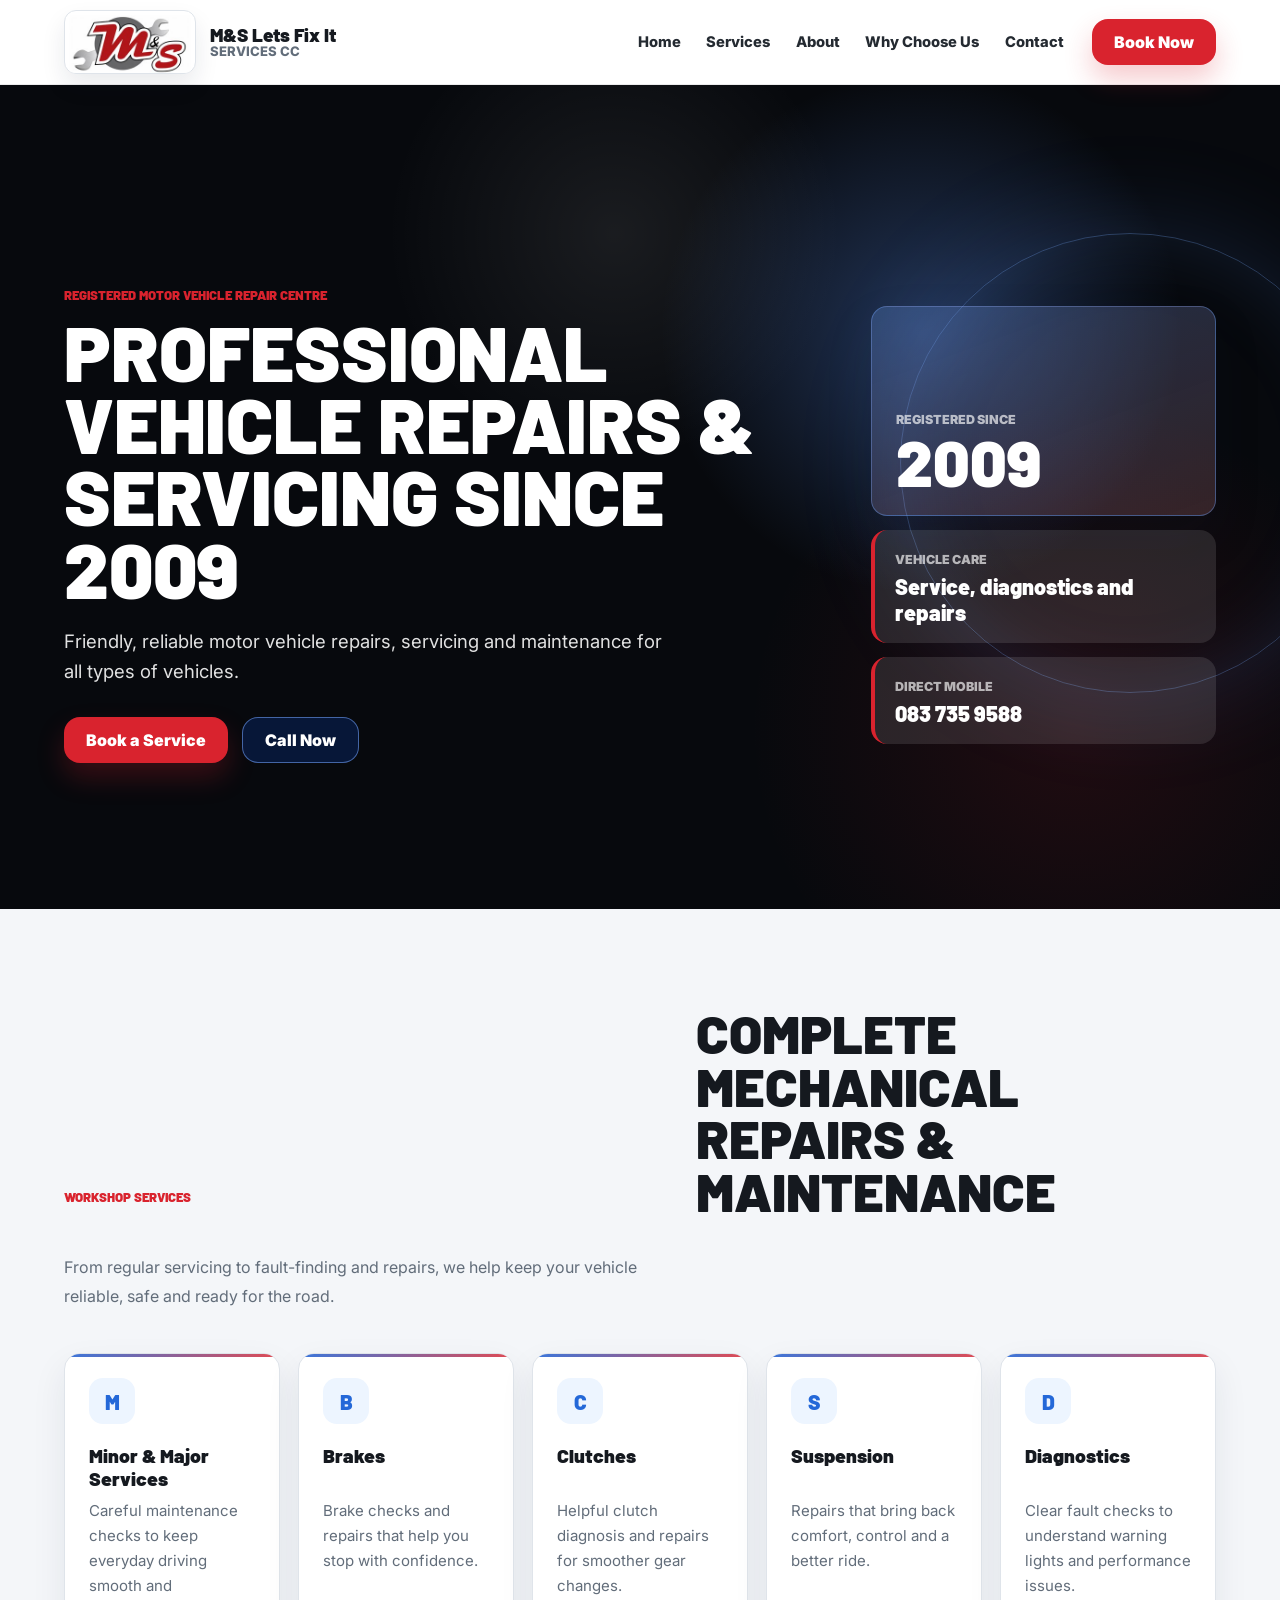
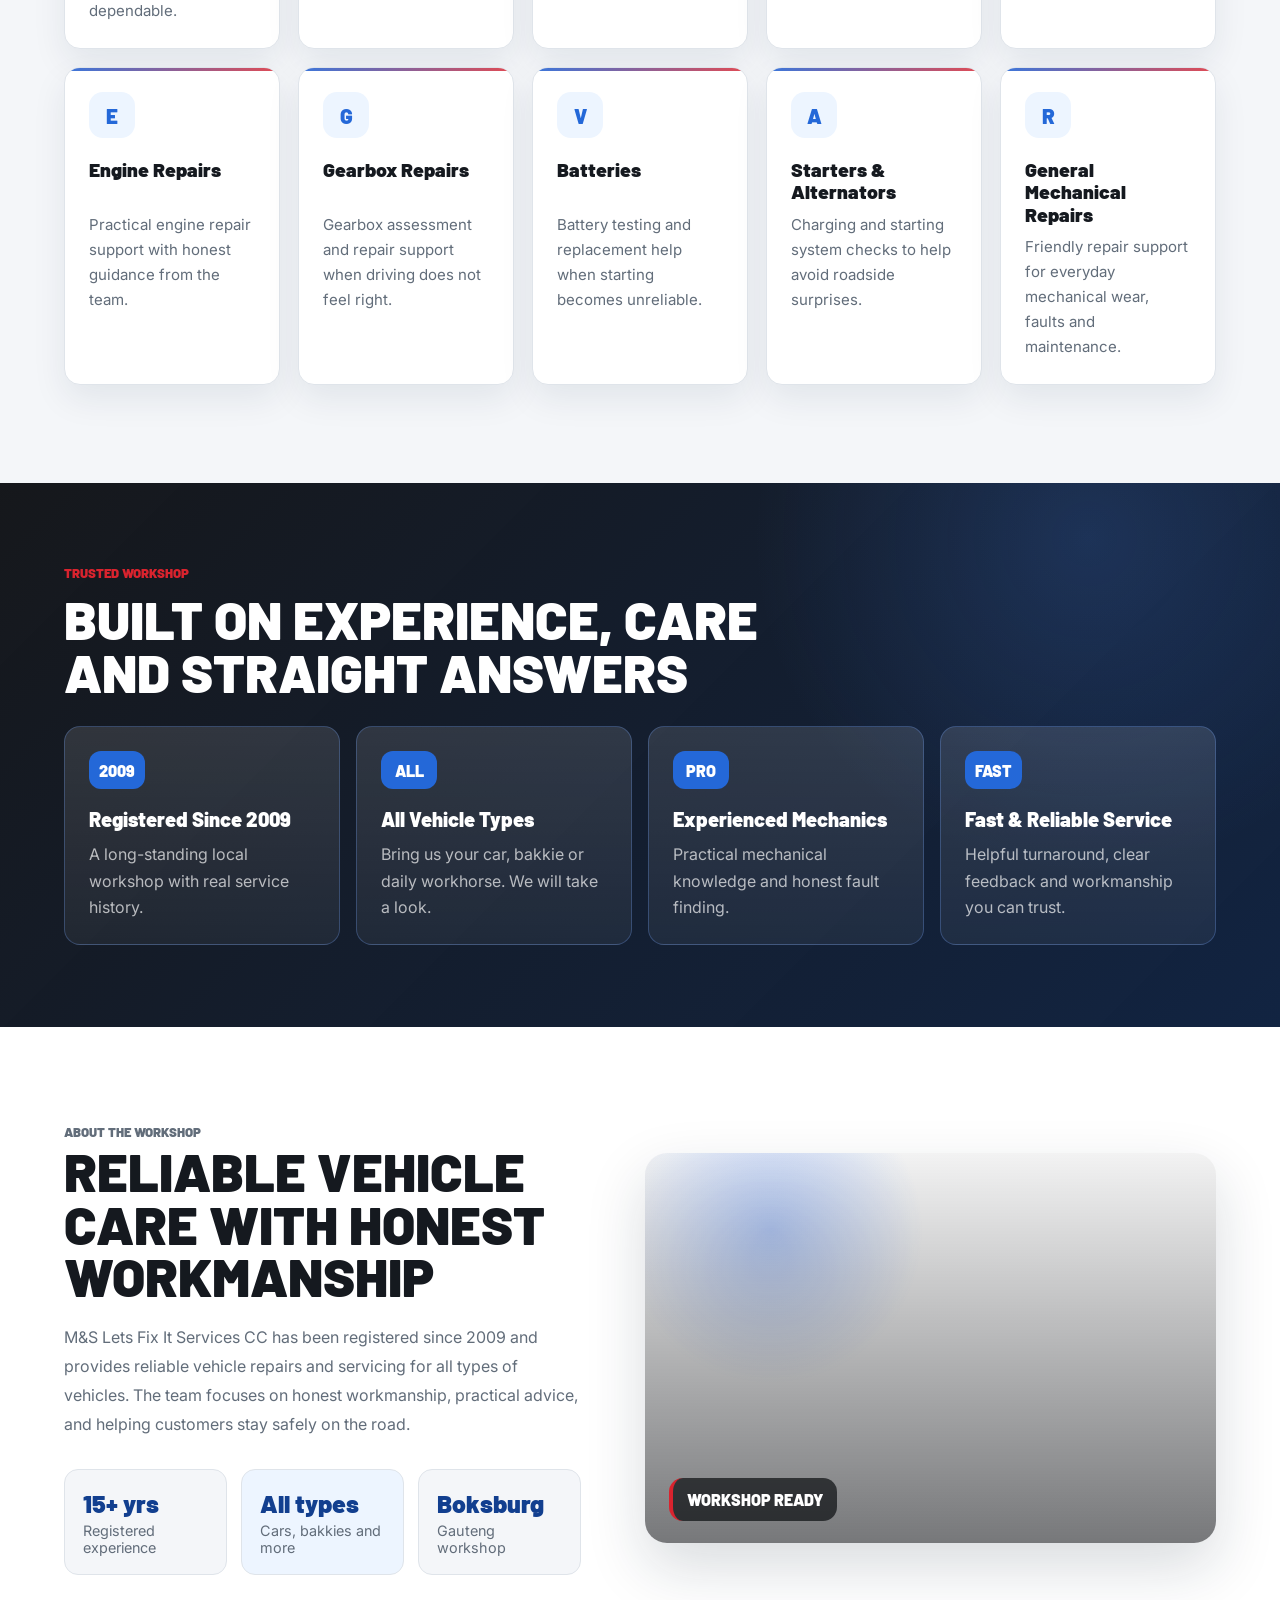
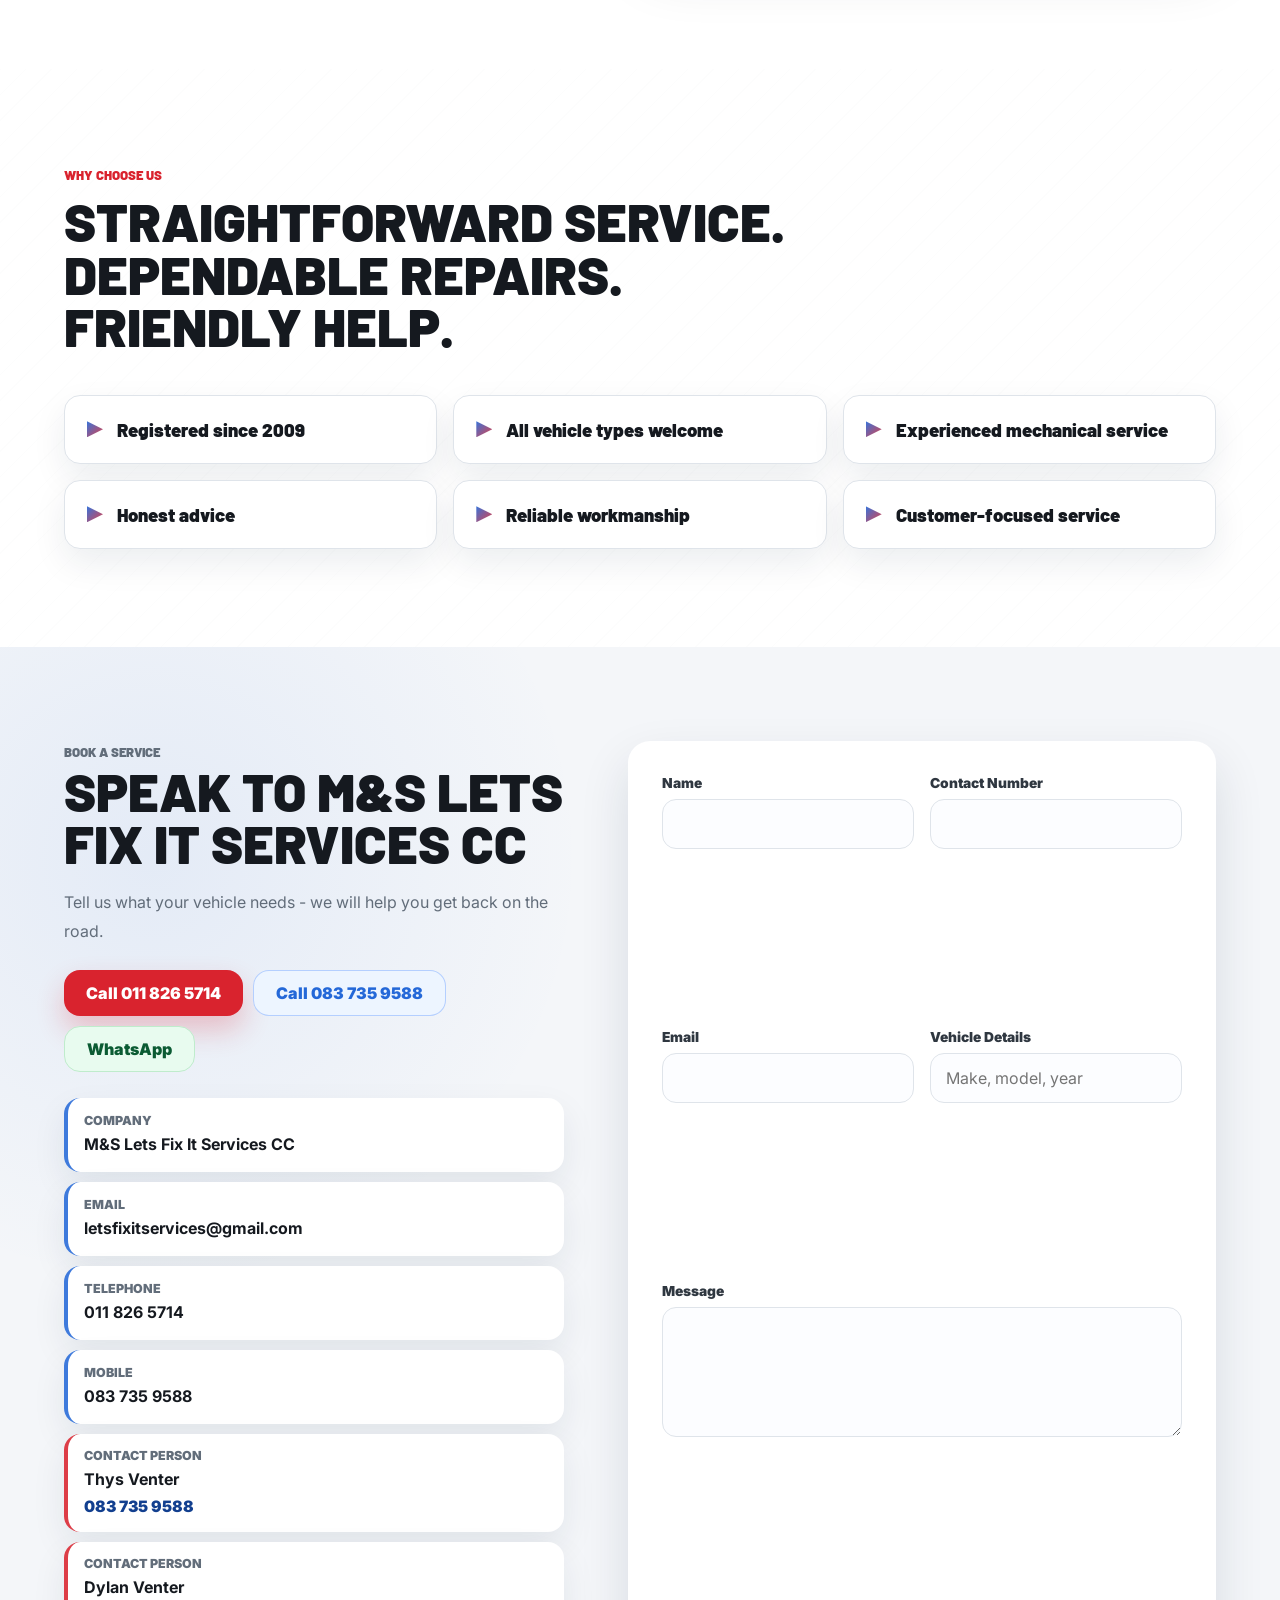
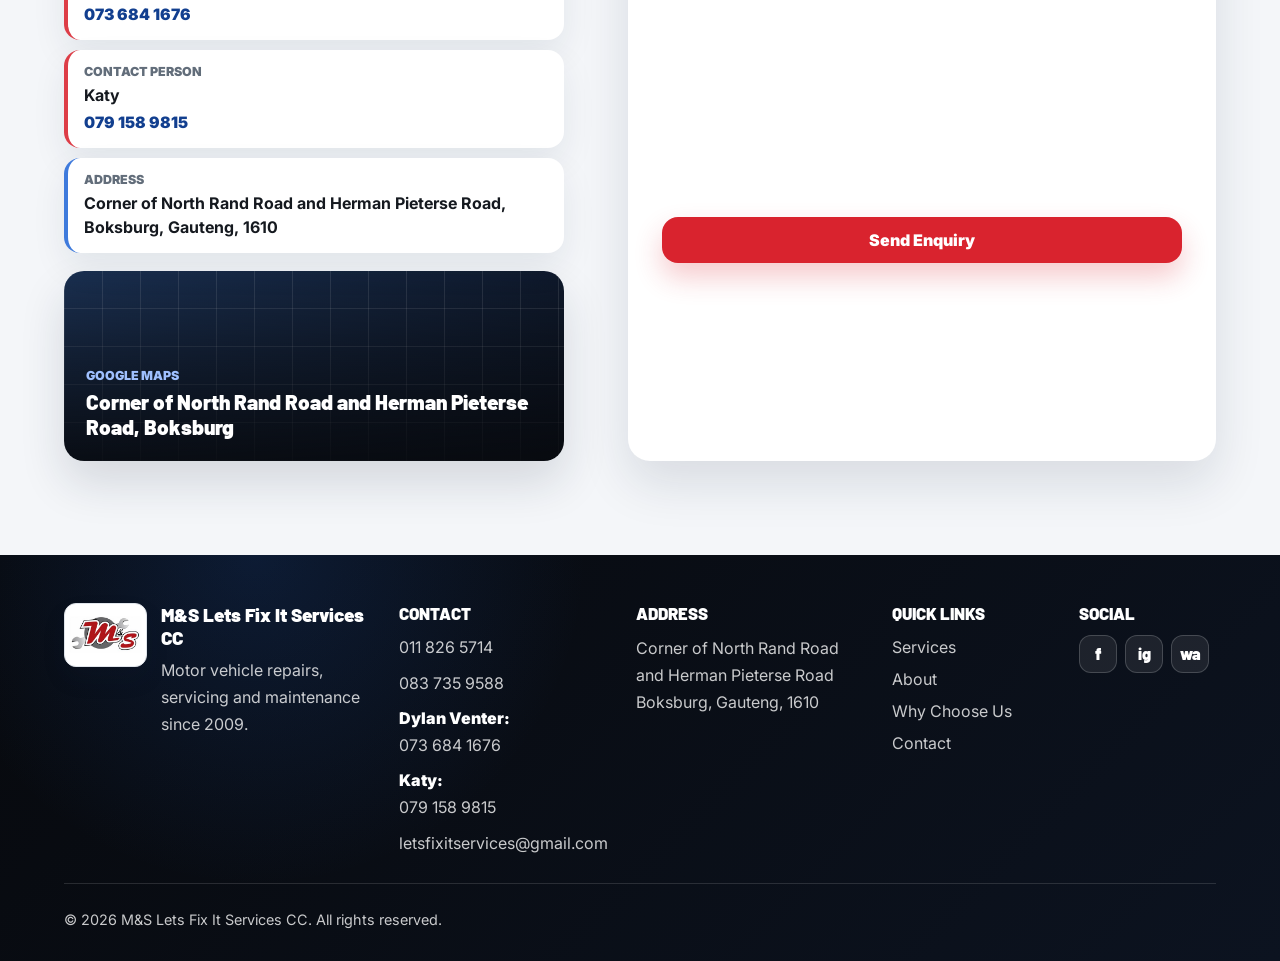
<file: ms-lets-fix-it-services-vercel/index.html>
﻿<!DOCTYPE html>
<html lang="en">
<head>
  <meta charset="UTF-8">
  <meta name="viewport" content="width=device-width, initial-scale=1.0">
  <meta name="description" content="M&S Lets Fix It Services CC offers professional vehicle repairs, servicing, diagnostics and mechanical maintenance in Boksburg, Gauteng. Registered since 2009.">
  <meta name="google-site-verification" content="ETG8Nl4NKoTITlnJucOYmDC4EpXOU8TxmHHEymEreCk">
  <title>M&amp;S Lets Fix It Services CC | Vehicle Repairs &amp; Servicing</title>
  <link rel="icon" href="favicon.ico" sizes="any">
  <link rel="icon" type="image/png" sizes="32x32" href="favicon-32x32.png">
  <link rel="icon" type="image/png" sizes="16x16" href="favicon-16x16.png">
  <link rel="apple-touch-icon" sizes="180x180" href="apple-touch-icon.png">
  <link rel="preconnect" href="https://fonts.googleapis.com">
  <link rel="preconnect" href="https://fonts.gstatic.com" crossorigin>
  <link href="https://fonts.googleapis.com/css2?family=Barlow:wght@500;600;700;800;900&family=Inter:wght@400;500;600;700&display=swap" rel="stylesheet">
  <link rel="stylesheet" href="styles.css?v=5">
</head>
<body>
  <header class="site-header" id="home">
    <a class="brand" href="#home" aria-label="M&S Lets Fix It Services CC home">
      <span class="logo-frame">
        <img class="brand-logo" src="ms-logo.jpg" alt="M&amp;S Lets Fix It Services CC logo" onerror="this.style.display='none'">
        <span class="logo-fallback">M&amp;S</span>
      </span>
      <span class="brand-text">
        <strong>M&amp;S Lets Fix It</strong>
        <span>Services CC</span>
      </span>
    </a>

    <button class="menu-toggle" type="button" aria-label="Open navigation" aria-expanded="false">
      <span></span>
      <span></span>
      <span></span>
    </button>

    <nav class="main-nav" aria-label="Primary navigation">
      <a href="#home">Home</a>
      <a href="#services">Services</a>
      <a href="#about">About</a>
      <a href="#why">Why Choose Us</a>
      <a href="#contact">Contact</a>
    </nav>

    <a class="header-cta" href="#contact">Book Now</a>
  </header>

  <main>
    <section class="hero" aria-labelledby="hero-title">
      <div class="hero-bg" aria-hidden="true"></div>
      <div class="hero-accent" aria-hidden="true"></div>
      <div class="hero-content">
        <p class="eyebrow">Registered motor vehicle repair centre</p>
        <h1 id="hero-title">Professional Vehicle Repairs &amp; Servicing Since 2009</h1>
        <p class="hero-copy">Friendly, reliable motor vehicle repairs, servicing and maintenance for all types of vehicles.</p>
        <div class="hero-actions">
          <a class="button primary" href="#contact">Book a Service</a>
          <a class="button secondary" href="tel:0837359588">Call Now</a>
        </div>
      </div>
      <div class="hero-side" aria-label="Workshop highlights">
        <div class="hero-badge">
          <span>Registered since</span>
          <strong>2009</strong>
        </div>
        <div class="hero-metric">
          <span>Vehicle care</span>
          <strong>Service, diagnostics and repairs</strong>
        </div>
        <div class="hero-metric">
          <span>Direct mobile</span>
          <strong>083 735 9588</strong>
        </div>
      </div>
    </section>

    <section class="section services-section" id="services" aria-labelledby="services-title">
      <div class="section-heading">
        <p class="eyebrow">Workshop services</p>
        <h2 id="services-title">Complete Mechanical Repairs &amp; Maintenance</h2>
        <p>From regular servicing to fault-finding and repairs, we help keep your vehicle reliable, safe and ready for the road.</p>
      </div>

      <div class="service-grid">
        <article class="service-card"><span class="service-icon">M</span><h3>Minor &amp; Major Services</h3><p>Careful maintenance checks to keep everyday driving smooth and dependable.</p></article>
        <article class="service-card"><span class="service-icon">B</span><h3>Brakes</h3><p>Brake checks and repairs that help you stop with confidence.</p></article>
        <article class="service-card"><span class="service-icon">C</span><h3>Clutches</h3><p>Helpful clutch diagnosis and repairs for smoother gear changes.</p></article>
        <article class="service-card"><span class="service-icon">S</span><h3>Suspension</h3><p>Repairs that bring back comfort, control and a better ride.</p></article>
        <article class="service-card"><span class="service-icon">D</span><h3>Diagnostics</h3><p>Clear fault checks to understand warning lights and performance issues.</p></article>
        <article class="service-card"><span class="service-icon">E</span><h3>Engine Repairs</h3><p>Practical engine repair support with honest guidance from the team.</p></article>
        <article class="service-card"><span class="service-icon">G</span><h3>Gearbox Repairs</h3><p>Gearbox assessment and repair support when driving does not feel right.</p></article>
        <article class="service-card"><span class="service-icon">V</span><h3>Batteries</h3><p>Battery testing and replacement help when starting becomes unreliable.</p></article>
        <article class="service-card"><span class="service-icon">A</span><h3>Starters &amp; Alternators</h3><p>Charging and starting system checks to help avoid roadside surprises.</p></article>
        <article class="service-card"><span class="service-icon">R</span><h3>General Mechanical Repairs</h3><p>Friendly repair support for everyday mechanical wear, faults and maintenance.</p></article>
      </div>
    </section>

    <section class="trust-section" aria-labelledby="trust-title">
      <div class="section-heading compact">
        <p class="eyebrow">Trusted workshop</p>
        <h2 id="trust-title">Built on Experience, Care and Straight Answers</h2>
      </div>
      <div class="trust-grid">
        <article class="trust-card"><span>2009</span><strong>Registered Since 2009</strong><p>A long-standing local workshop with real service history.</p></article>
        <article class="trust-card"><span>ALL</span><strong>All Vehicle Types</strong><p>Bring us your car, bakkie or daily workhorse. We will take a look.</p></article>
        <article class="trust-card"><span>PRO</span><strong>Experienced Mechanics</strong><p>Practical mechanical knowledge and honest fault finding.</p></article>
        <article class="trust-card"><span>FAST</span><strong>Fast &amp; Reliable Service</strong><p>Helpful turnaround, clear feedback and workmanship you can trust.</p></article>
      </div>
    </section>

    <section class="about-band" id="about" aria-labelledby="about-title">
      <div class="about-copy">
        <p class="eyebrow">About the workshop</p>
        <h2 id="about-title">Reliable Vehicle Care With Honest Workmanship</h2>
        <p>M&amp;S Lets Fix It Services CC has been registered since 2009 and provides reliable vehicle repairs and servicing for all types of vehicles. The team focuses on honest workmanship, practical advice, and helping customers stay safely on the road.</p>
        <div class="stats-row">
          <div><strong>15+ yrs</strong><span>Registered experience</span></div>
          <div><strong>All types</strong><span>Cars, bakkies and more</span></div>
          <div><strong>Boksburg</strong><span>Gauteng workshop</span></div>
        </div>
      </div>
      <div class="workshop-visual" aria-label="Automotive workshop image"></div>
    </section>

    <section class="section why-section" id="why" aria-labelledby="why-title">
      <div class="section-heading compact">
        <p class="eyebrow">Why choose us</p>
        <h2 id="why-title">Straightforward Service. Dependable Repairs. Friendly Help.</h2>
      </div>
      <div class="why-grid">
        <div class="why-item"><span></span><strong>Registered since 2009</strong></div>
        <div class="why-item"><span></span><strong>All vehicle types welcome</strong></div>
        <div class="why-item"><span></span><strong>Experienced mechanical service</strong></div>
        <div class="why-item"><span></span><strong>Honest advice</strong></div>
        <div class="why-item"><span></span><strong>Reliable workmanship</strong></div>
        <div class="why-item"><span></span><strong>Customer-focused service</strong></div>
      </div>
    </section>

    <section class="contact-section" id="contact" aria-labelledby="contact-title">
      <div class="contact-details">
        <p class="eyebrow">Book a service</p>
        <h2 id="contact-title">Speak to M&amp;S Lets Fix It Services CC</h2>
        <p>Tell us what your vehicle needs - we will help you get back on the road.</p>

        <div class="contact-actions">
          <a class="button primary" href="tel:0118265714">Call 011 826 5714</a>
          <a class="button blue" href="tel:0837359588">Call 083 735 9588</a>
          <a class="button whatsapp" href="https://wa.me/27837359588">WhatsApp</a>
        </div>

        <div class="detail-list">
          <div><span>Company</span><strong>M&amp;S Lets Fix It Services CC</strong></div>
          <a href="mailto:letsfixitservices@gmail.com"><span>Email</span><strong>letsfixitservices@gmail.com</strong></a>
          <a href="tel:0118265714"><span>Telephone</span><strong>011 826 5714</strong></a>
          <a href="tel:0837359588"><span>Mobile</span><strong>083 735 9588</strong></a>
          <a class="person-card" href="tel:0837359588"><span>Contact Person</span><strong>Thys Venter</strong><small>083 735 9588</small></a>
          <a class="person-card" href="tel:0736841676"><span>Contact Person</span><strong>Dylan Venter</strong><small>073 684 1676</small></a>
          <a class="person-card" href="tel:0791589815"><span>Contact Person</span><strong>Katy</strong><small>079 158 9815</small></a>
          <div><span>Address</span><strong>Corner of North Rand Road and Herman Pieterse Road, Boksburg, Gauteng, 1610</strong></div>
        </div>

        <div class="map-placeholder">
          <span>Google Maps</span>
          <strong>Corner of North Rand Road and Herman Pieterse Road, Boksburg</strong>
        </div>
      </div>

      <form class="contact-form" name="service-enquiry" method="POST" action="https://formsubmit.co/ajax/letsfixitservices@gmail.com" novalidate>
        <input type="hidden" name="_subject" value="New M&S Lets Fix It Services enquiry">
        <input type="hidden" name="_template" value="table">
        <input type="hidden" name="_captcha" value="true">
        <label class="honeypot" aria-hidden="true">
          <span>Do not fill this in</span>
          <input type="text" name="bot-field" tabindex="-1" autocomplete="off">
        </label>
        <label>
          <span>Name</span>
          <input type="text" name="name" autocomplete="name" required>
        </label>
        <label>
          <span>Contact Number</span>
          <input type="tel" name="contact-number" autocomplete="tel" required>
        </label>
        <label>
          <span>Email</span>
          <input type="email" name="email" autocomplete="email" required>
        </label>
        <label>
          <span>Vehicle Details</span>
          <input type="text" name="vehicle-details" placeholder="Make, model, year" required>
        </label>
        <label class="full">
          <span>Message</span>
          <textarea name="message" rows="5" required></textarea>
        </label>
        <p class="form-status" aria-live="polite"></p>
        <button class="button primary form-button" type="submit">Send Enquiry</button>
      </form>
    </section>
  </main>

  <footer class="site-footer">
    <div class="footer-brand">
      <span class="logo-frame">
        <img class="brand-logo" src="ms-logo.jpg" alt="M&amp;S Lets Fix It Services CC logo" onerror="this.style.display='none'">
        <span class="logo-fallback">M&amp;S</span>
      </span>
      <div>
        <strong>M&amp;S Lets Fix It Services CC</strong>
        <p>Motor vehicle repairs, servicing and maintenance since 2009.</p>
      </div>
    </div>
    <div class="footer-contact">
      <h2>Contact</h2>
      <div class="footer-contact-list">
        <a href="tel:0118265714">011 826 5714</a>
        <a href="tel:0837359588">083 735 9588</a>
        <div class="footer-person">
          <span>Dylan Venter:</span>
          <a href="tel:0736841676">073 684 1676</a>
        </div>
        <div class="footer-person">
          <span>Katy:</span>
          <a href="tel:0791589815">079 158 9815</a>
        </div>
        <a href="mailto:letsfixitservices@gmail.com">letsfixitservices@gmail.com</a>
      </div>
    </div>
    <div>
      <h2>Address</h2>
      <p>Corner of North Rand Road and Herman Pieterse Road<br>Boksburg, Gauteng, 1610</p>
    </div>
    <div>
      <h2>Quick Links</h2>
      <a href="#services">Services</a>
      <a href="#about">About</a>
      <a href="#why">Why Choose Us</a>
      <a href="#contact">Contact</a>
    </div>
    <div>
      <h2>Social</h2>
      <div class="social-links" aria-label="Social media placeholders">
        <a href="#" aria-label="Facebook placeholder">f</a>
        <a href="#" aria-label="Instagram placeholder">ig</a>
        <a href="#" aria-label="WhatsApp placeholder">wa</a>
      </div>
    </div>
    <p class="copyright">&copy; <span id="year"></span> M&amp;S Lets Fix It Services CC. All rights reserved.</p>
  </footer>

  <script src="script.js?v=5"></script>
</body>
</html>
</file>
<file: ms-lets-fix-it-services-vercel/styles.css>
:root {
  --blue: #2468d8;
  --blue-dark: #123f8f;
  --blue-soft: #edf5ff;
  --red: #d9232e;
  --red-dark: #b21520;
  --black: #07090d;
  --ink: #15191f;
  --steel: #626d7a;
  --grey: #f4f6f9;
  --line: #dfe4ea;
  --white: #ffffff;
  --shadow: 0 20px 48px rgba(18, 35, 58, 0.12);
  --soft-shadow: 0 14px 34px rgba(18, 35, 58, 0.08);
  --radius: 16px;
}

* {
  box-sizing: border-box;
}

html {
  scroll-behavior: smooth;
}

[id] {
  scroll-margin-top: 150px;
}

body {
  margin: 0;
  font-family: "Inter", Arial, sans-serif;
  color: var(--ink);
  background: var(--white);
}

body.nav-open {
  overflow: hidden;
}

a {
  color: inherit;
  text-decoration: none;
}

img {
  display: block;
  max-width: 100%;
}

button,
input,
textarea {
  font: inherit;
}

.site-header {
  position: sticky;
  top: 0;
  z-index: 50;
  display: grid;
  grid-template-columns: auto 1fr auto;
  align-items: center;
  gap: 28px;
  min-height: 76px;
  padding: 10px clamp(18px, 5vw, 64px);
  background: rgba(255, 255, 255, 0.96);
  border-bottom: 1px solid rgba(7, 9, 13, 0.08);
  backdrop-filter: blur(14px);
  transition: background 0.26s ease, border-color 0.26s ease, box-shadow 0.26s ease;
}

.site-header.scrolled {
  background: rgba(7, 9, 13, 0.94);
  border-color: rgba(255, 255, 255, 0.08);
  box-shadow: 0 18px 44px rgba(7, 9, 13, 0.32);
}

.site-header.scrolled .main-nav a,
.site-header.scrolled .brand-text strong {
  color: var(--white);
}

.site-header.scrolled .brand-text span {
  color: rgba(255, 255, 255, 0.66);
}

.brand,
.footer-brand {
  display: flex;
  align-items: center;
  gap: 14px;
}

.logo-frame {
  position: relative;
  display: grid;
  place-items: center;
  width: 132px;
  height: 64px;
  overflow: hidden;
  background: var(--white);
  border: 1px solid var(--line);
  border-radius: 12px;
  box-shadow: 0 12px 24px rgba(18, 35, 58, 0.09);
}

.brand-logo {
  position: relative;
  z-index: 2;
  width: 100%;
  height: 100%;
  object-fit: contain;
  padding: 4px;
}

.logo-fallback {
  position: absolute;
  inset: 0;
  display: grid;
  place-items: center;
  font-family: "Barlow", Arial, sans-serif;
  font-size: 1.55rem;
  font-weight: 900;
  color: var(--red);
}

.brand-text {
  display: grid;
  line-height: 1.05;
}

.brand-text strong,
.footer-brand strong {
  font-family: "Barlow", Arial, sans-serif;
  font-size: 1.18rem;
  font-weight: 900;
  letter-spacing: 0;
}

.brand-text span {
  color: var(--steel);
  font-size: 0.82rem;
  font-weight: 800;
  text-transform: uppercase;
}

.main-nav {
  justify-self: end;
  display: flex;
  align-items: center;
  gap: clamp(14px, 2vw, 28px);
  font-size: 0.92rem;
  font-weight: 800;
}

.main-nav a {
  position: relative;
  color: #242a31;
  transition: color 0.22s ease;
}

.main-nav a::after {
  content: "";
  position: absolute;
  left: 0;
  bottom: -9px;
  width: 100%;
  height: 3px;
  background: linear-gradient(90deg, rgba(36, 104, 216, 0.9), rgba(217, 35, 46, 0.88));
  transform: scaleX(0);
  transform-origin: left;
  transition: transform 0.22s ease;
}

.main-nav a:hover {
  color: var(--blue);
}

.main-nav a:hover::after {
  transform: scaleX(1);
}

.header-cta,
.button {
  display: inline-flex;
  align-items: center;
  justify-content: center;
  min-height: 46px;
  border: 0;
  border-radius: var(--radius);
  padding: 0 22px;
  font-weight: 900;
  cursor: pointer;
  transition: transform 0.22s ease, box-shadow 0.22s ease, background 0.22s ease, color 0.22s ease, border-color 0.22s ease;
}

.header-cta,
.button.primary {
  color: var(--white);
  background: var(--red);
  box-shadow: 0 14px 28px rgba(217, 35, 46, 0.24);
}

.header-cta:hover,
.button.primary:hover {
  background: var(--red-dark);
  box-shadow: 0 16px 34px rgba(36, 104, 216, 0.2);
  transform: translateY(-2px);
}

.button.secondary {
  color: var(--white);
  background: rgba(11, 92, 255, 0.18);
  border: 1px solid rgba(117, 167, 255, 0.55);
}

.button.secondary:hover,
.button.blue:hover {
  background: var(--blue);
  color: var(--white);
  transform: translateY(-2px);
}

.button.blue {
  color: var(--blue);
  background: var(--blue-soft);
  border: 1px solid rgba(11, 92, 255, 0.25);
}

.button.whatsapp {
  color: #0b5b33;
  background: #e8fbef;
  border: 1px solid #bfeccc;
}

.button.whatsapp:hover {
  background: #1faa59;
  color: var(--white);
  transform: translateY(-2px);
}

.menu-toggle {
  display: none;
  width: 46px;
  height: 42px;
  border: 1px solid var(--line);
  border-radius: var(--radius);
  background: var(--white);
  cursor: pointer;
}

.menu-toggle span {
  display: block;
  width: 20px;
  height: 2px;
  margin: 4px auto;
  background: var(--black);
}

.hero {
  position: relative;
  min-height: calc(100vh - 76px);
  display: grid;
  grid-template-columns: minmax(0, 1.05fr) minmax(330px, 0.48fr);
  align-items: center;
  gap: clamp(26px, 4vw, 60px);
  padding: clamp(70px, 9vw, 112px) clamp(18px, 5vw, 64px) clamp(36px, 5vw, 56px);
  overflow: hidden;
  color: var(--white);
  background: var(--black);
}

.hero-bg {
  position: absolute;
  inset: 0;
  background:
    linear-gradient(90deg, rgba(7, 9, 13, 0.9) 0%, rgba(7, 9, 13, 0.72) 46%, rgba(7, 9, 13, 0.38) 100%),
    url("https://images.unsplash.com/photo-1487754180451-c456f719a1fc?auto=format&fit=crop&w=1900&q=82") center / cover;
}

.hero-bg::after {
  content: "";
  position: absolute;
  inset: 0;
  background:
    radial-gradient(circle at 72% 30%, rgba(95, 151, 255, 0.3), transparent 24%),
    radial-gradient(circle at 84% 78%, rgba(217, 35, 46, 0.12), transparent 26%),
    radial-gradient(circle at 48% 18%, rgba(255, 255, 255, 0.08), transparent 24%),
    linear-gradient(0deg, rgba(7, 9, 13, 0.8), transparent 46%);
}

.hero-accent {
  position: absolute;
  right: -80px;
  top: 18%;
  width: 460px;
  height: 460px;
  border: 1px solid rgba(117, 167, 255, 0.32);
  border-radius: 50%;
  box-shadow: inset 0 0 80px rgba(95, 151, 255, 0.13), 0 0 110px rgba(95, 151, 255, 0.16);
  animation: glowPulse 5.5s ease-in-out infinite;
}

.hero-content,
.hero-side {
  position: relative;
  z-index: 1;
}

.hero-content {
  max-width: 980px;
  animation: riseIn 0.8s ease both;
}

.eyebrow {
  margin: 0 0 12px;
  color: var(--red);
  font-family: "Barlow", Arial, sans-serif;
  font-size: 0.82rem;
  font-weight: 900;
  letter-spacing: 0;
  text-transform: uppercase;
}

h1,
h2,
h3 {
  font-family: "Barlow", Arial, sans-serif;
  letter-spacing: 0;
}

h1 {
  max-width: 940px;
  margin: 0;
  font-size: 4.85rem;
  line-height: 0.93;
  font-weight: 900;
  text-transform: uppercase;
}

.hero-copy {
  max-width: 620px;
  margin: 22px 0 0;
  color: rgba(255, 255, 255, 0.88);
  font-size: 1.16rem;
  line-height: 1.65;
}

.hero-actions {
  display: flex;
  flex-wrap: wrap;
  gap: 14px;
  margin-top: 30px;
}

.hero-side {
  display: grid;
  gap: 14px;
  animation: riseIn 0.9s 0.12s ease both;
}

.hero-badge,
.hero-metric {
  border-radius: var(--radius);
  backdrop-filter: blur(12px);
}

.hero-badge {
  min-height: 210px;
  display: grid;
  align-content: end;
  padding: 24px;
  border: 1px solid rgba(117, 167, 255, 0.38);
  background:
    linear-gradient(160deg, rgba(36, 104, 216, 0.2), rgba(217, 35, 46, 0.09)),
    rgba(255, 255, 255, 0.1);
  box-shadow: var(--shadow);
}

.hero-badge span,
.hero-metric span {
  color: rgba(255, 255, 255, 0.66);
  font-size: 0.78rem;
  font-weight: 900;
  text-transform: uppercase;
}

.hero-badge strong {
  margin-top: 6px;
  font-family: "Barlow", Arial, sans-serif;
  font-size: 4rem;
  font-weight: 900;
  line-height: 0.9;
}

.hero-metric {
  padding: 18px 20px;
  border-left: 4px solid var(--red);
  background: rgba(255, 255, 255, 0.11);
}

.hero-metric strong {
  display: block;
  margin-top: 5px;
  font-family: "Barlow", Arial, sans-serif;
  font-size: 1.35rem;
  font-weight: 900;
}

.section {
  padding: clamp(68px, 8vw, 98px) clamp(18px, 5vw, 64px);
}

.services-section {
  background: var(--grey);
}

.section-heading {
  display: grid;
  grid-template-columns: 1fr minmax(260px, 520px);
  gap: 36px;
  align-items: end;
  max-width: 1180px;
  margin: 0 auto 42px;
}

.section-heading.compact {
  display: block;
  max-width: 760px;
  margin-left: 0;
}

.section-heading h2,
.about-copy h2,
.contact-details h2 {
  margin: 0;
  font-size: 3.35rem;
  line-height: 0.98;
  font-weight: 900;
  text-transform: uppercase;
}

.section-heading p:not(.eyebrow),
.about-copy p,
.contact-details p {
  margin: 0;
  color: var(--steel);
  line-height: 1.82;
}

.service-grid {
  display: grid;
  grid-template-columns: repeat(5, minmax(0, 1fr));
  gap: 18px;
  max-width: 1180px;
  margin: 0 auto;
}

.service-card {
  position: relative;
  min-height: 214px;
  overflow: hidden;
  padding: 24px;
  border: 1px solid var(--line);
  border-radius: var(--radius);
  background: var(--white);
  box-shadow: var(--soft-shadow);
  transition: transform 0.26s ease, border-color 0.26s ease, box-shadow 0.26s ease, background 0.26s ease;
}

.service-card::before {
  content: "";
  position: absolute;
  top: 0;
  left: 0;
  width: 100%;
  height: 3px;
  background: linear-gradient(90deg, rgba(36, 104, 216, 0.9), rgba(217, 35, 46, 0.82));
}

.service-card:hover {
  transform: translateY(-6px);
  border-color: rgba(11, 92, 255, 0.35);
  box-shadow: var(--shadow);
  background: linear-gradient(180deg, #ffffff, #fbfdff);
}

.service-icon {
  display: inline-flex;
  width: 46px;
  height: 46px;
  align-items: center;
  justify-content: center;
  color: var(--blue);
  background: var(--blue-soft);
  border-radius: 14px;
  font-family: "Barlow", Arial, sans-serif;
  font-size: 1.3rem;
  font-weight: 900;
}

.service-card:hover .service-icon {
  color: var(--white);
  background: linear-gradient(135deg, var(--blue), var(--red));
}

.service-card h3 {
  min-height: 2.3em;
  margin: 20px 0 10px;
  font-size: 1.22rem;
  line-height: 1.15;
  font-weight: 900;
}

.service-card p {
  margin: 0;
  color: var(--steel);
  font-size: 0.94rem;
  line-height: 1.66;
}

.trust-section {
  padding: clamp(58px, 7vw, 82px) clamp(18px, 5vw, 64px);
  color: var(--white);
  background:
    radial-gradient(circle at 85% 10%, rgba(68, 127, 230, 0.2), transparent 28%),
    linear-gradient(135deg, rgba(7, 9, 13, 0.94), rgba(8, 27, 58, 0.96)),
    repeating-linear-gradient(135deg, rgba(255, 255, 255, 0.06) 0 1px, transparent 1px 18px);
}

.trust-section .section-heading {
  margin-bottom: 28px;
}

.trust-grid {
  display: grid;
  grid-template-columns: repeat(4, minmax(0, 1fr));
  gap: 16px;
  max-width: 1180px;
}

.trust-card {
  padding: 24px;
  border: 1px solid rgba(117, 167, 255, 0.28);
  border-radius: var(--radius);
  background: linear-gradient(180deg, rgba(255, 255, 255, 0.12), rgba(255, 255, 255, 0.055));
  transition: transform 0.22s ease, border-color 0.22s ease;
}

.trust-card:hover {
  transform: translateY(-5px);
  border-color: rgba(215, 25, 32, 0.5);
}

.trust-card span {
  display: inline-grid;
  place-items: center;
  min-width: 56px;
  height: 38px;
  padding: 0 10px;
  color: var(--white);
  background: var(--blue);
  border-radius: 12px;
  font-family: "Barlow", Arial, sans-serif;
  font-weight: 900;
}

.trust-card strong {
  display: block;
  margin-top: 18px;
  color: var(--white);
  font-family: "Barlow", Arial, sans-serif;
  font-size: 1.25rem;
  font-weight: 900;
}

.trust-card p {
  margin: 10px 0 0;
  color: rgba(255, 255, 255, 0.68);
  line-height: 1.65;
}

.about-band {
  display: grid;
  grid-template-columns: minmax(300px, 0.95fr) minmax(300px, 1.05fr);
  gap: clamp(34px, 5vw, 76px);
  align-items: center;
  padding: clamp(64px, 8vw, 94px) clamp(18px, 5vw, 64px);
  background: var(--white);
}

.workshop-visual {
  position: relative;
  min-height: 390px;
  overflow: hidden;
  border-radius: 22px;
  background:
    linear-gradient(180deg, rgba(7, 9, 13, 0.05), rgba(7, 9, 13, 0.55)),
    radial-gradient(circle at 22% 20%, rgba(11, 92, 255, 0.28), transparent 28%),
    url("https://images.unsplash.com/photo-1487754180451-c456f719a1fc?auto=format&fit=crop&w=1300&q=80") center / cover;
  box-shadow: 0 24px 60px rgba(18, 35, 58, 0.16);
  animation: softFloat 7s ease-in-out infinite;
}

.workshop-visual::after {
  content: "WORKSHOP READY";
  position: absolute;
  left: 24px;
  bottom: 22px;
  padding: 12px 14px;
  color: var(--white);
  background: rgba(7, 9, 13, 0.68);
  border-left: 4px solid var(--red);
  border-radius: 14px;
  font-family: "Barlow", Arial, sans-serif;
  font-weight: 900;
}

.about-copy {
  max-width: 700px;
  animation: riseIn linear both;
  animation-timeline: view();
  animation-range: entry 0% cover 35%;
}

.about-copy p:not(.eyebrow) {
  margin-top: 20px;
}

.stats-row {
  display: grid;
  grid-template-columns: repeat(3, minmax(0, 1fr));
  gap: 14px;
  margin-top: 30px;
}

.stats-row div {
  padding: 18px;
  border: 1px solid var(--line);
  border-radius: 14px;
  background: var(--grey);
}

.stats-row div:nth-child(2) {
  background: var(--blue-soft);
}

.stats-row strong,
.stats-row span {
  display: block;
}

.stats-row strong {
  color: var(--blue-dark);
  font-family: "Barlow", Arial, sans-serif;
  font-size: 1.55rem;
  font-weight: 900;
}

.stats-row span {
  margin-top: 4px;
  color: var(--steel);
  font-size: 0.9rem;
}

.why-section {
  background:
    linear-gradient(90deg, rgba(255, 255, 255, 0.94), rgba(255, 255, 255, 0.94)),
    repeating-linear-gradient(135deg, #d9dee4 0 1px, transparent 1px 18px);
}

.why-grid {
  display: grid;
  grid-template-columns: repeat(3, minmax(0, 1fr));
  gap: 16px;
  max-width: 1180px;
  margin-top: 34px;
}

.why-item {
  display: flex;
  align-items: center;
  gap: 14px;
  padding: 22px;
  border: 1px solid var(--line);
  border-radius: var(--radius);
  background: var(--white);
  box-shadow: var(--soft-shadow);
  transition: transform 0.22s ease, border-color 0.22s ease;
}

.why-item:hover {
  transform: translateX(6px);
  border-color: rgba(11, 92, 255, 0.3);
}

.why-item span {
  width: 16px;
  height: 16px;
  flex: 0 0 16px;
  background: linear-gradient(135deg, rgba(36, 104, 216, 0.92), rgba(217, 35, 46, 0.86));
  clip-path: polygon(0 0, 100% 50%, 0 100%);
}

.why-item strong {
  font-family: "Barlow", Arial, sans-serif;
  font-size: 1.16rem;
  font-weight: 900;
}

.contact-section {
  display: grid;
  grid-template-columns: minmax(280px, 0.92fr) minmax(320px, 1.08fr);
  gap: clamp(34px, 5vw, 72px);
  padding: clamp(64px, 8vw, 94px) clamp(18px, 5vw, 64px);
  background:
    radial-gradient(circle at 12% 14%, rgba(36, 104, 216, 0.08), transparent 25%),
    var(--grey);
}

.contact-details {
  max-width: 650px;
}

.contact-details p:not(.eyebrow) {
  margin-top: 18px;
}

.contact-actions {
  display: flex;
  flex-wrap: wrap;
  gap: 10px;
  margin-top: 24px;
}

.detail-list {
  display: grid;
  gap: 10px;
  margin-top: 26px;
}

.detail-list a,
.detail-list div {
  display: grid;
  gap: 5px;
  align-content: center;
  min-height: 74px;
  padding: 14px 16px;
  border-left: 4px solid rgba(36, 104, 216, 0.88);
  background: var(--white);
  border-radius: var(--radius);
  box-shadow: var(--soft-shadow);
}

.detail-list a:hover strong {
  color: var(--red);
}

.detail-list span {
  color: var(--steel);
  font-size: 0.78rem;
  font-weight: 900;
  text-transform: uppercase;
}

.detail-list strong {
  display: block;
  line-height: 1.45;
}

.detail-list small {
  display: block;
  color: var(--blue-dark);
  font-size: 0.98rem;
  font-weight: 900;
  line-height: 1.4;
}

.person-card {
  border-left-color: rgba(217, 35, 46, 0.88) !important;
}

.map-placeholder {
  min-height: 190px;
  display: grid;
  align-content: end;
  gap: 6px;
  margin-top: 18px;
  padding: 22px;
  overflow: hidden;
  border-radius: 20px;
  color: var(--white);
  background:
    linear-gradient(180deg, rgba(7, 9, 13, 0.12), rgba(7, 9, 13, 0.88)),
    repeating-linear-gradient(0deg, rgba(255, 255, 255, 0.12) 0 1px, transparent 1px 38px),
    repeating-linear-gradient(90deg, rgba(255, 255, 255, 0.12) 0 1px, transparent 1px 38px),
    linear-gradient(135deg, #1d355a, #0b1220);
  box-shadow: 0 22px 46px rgba(18, 35, 58, 0.14);
}

.map-placeholder span {
  color: #9fc0ff;
  font-size: 0.78rem;
  font-weight: 900;
  text-transform: uppercase;
}

.map-placeholder strong {
  font-family: "Barlow", Arial, sans-serif;
  font-size: 1.3rem;
  font-weight: 900;
}

.contact-form {
  display: grid;
  grid-template-columns: repeat(2, minmax(0, 1fr));
  grid-auto-rows: auto;
  gap: 16px;
  align-items: start;
  padding: clamp(22px, 4vw, 34px);
  border-radius: 22px;
  background: var(--white);
  box-shadow: 0 22px 50px rgba(18, 35, 58, 0.12);
}

.contact-form label {
  display: grid;
  grid-template-rows: auto auto;
  gap: 8px;
  place-content: start stretch;
  align-self: start;
}

.contact-form .full,
.form-button,
.form-status {
  grid-column: 1 / -1;
}

.honeypot {
  position: absolute;
  left: -10000px;
  width: 1px;
  height: 1px;
  overflow: hidden;
}

.contact-form span {
  color: #2f3740;
  font-size: 0.86rem;
  font-weight: 900;
}

.contact-form input,
.contact-form textarea {
  width: 100%;
  border: 1px solid var(--line);
  border-radius: 14px;
  padding: 14px 15px;
  color: var(--ink);
  background: #fcfdff;
  outline: 0;
  transition: border-color 0.2s ease, box-shadow 0.2s ease;
}

.contact-form input {
  height: 50px;
}

.contact-form textarea {
  min-height: 128px;
  resize: vertical;
}

.contact-form input:focus,
.contact-form textarea:focus {
  border-color: var(--blue);
  box-shadow: 0 0 0 4px rgba(11, 92, 255, 0.1);
}

.form-button {
  width: 100%;
}

.form-button.is-loading {
  pointer-events: none;
  opacity: 0.78;
}

.form-status {
  min-height: 1.35em;
  margin: 0;
  color: var(--steel);
  font-size: 0.92rem;
  font-weight: 700;
  line-height: 1.45;
}

.form-status.success {
  color: #147143;
}

.form-status.error {
  color: var(--red-dark);
}

.site-footer {
  display: grid;
  grid-template-columns: 1.35fr 0.7fr 1fr 0.7fr 0.6fr;
  gap: 28px;
  padding: 48px clamp(18px, 5vw, 64px) 28px;
  color: rgba(255, 255, 255, 0.78);
  background:
    radial-gradient(circle at 20% 0%, rgba(36, 104, 216, 0.18), transparent 30%),
    linear-gradient(135deg, #07090d, #0c1320);
}

.site-footer h2 {
  margin: 0 0 12px;
  color: var(--white);
  font-size: 1.05rem;
  font-weight: 900;
  text-transform: uppercase;
}

.site-footer p {
  margin: 0;
  line-height: 1.7;
}

.footer-contact-list {
  display: grid;
  gap: 12px;
}

.site-footer a {
  display: block;
  margin: 0 0 8px;
  line-height: 1.5;
}

.site-footer a:hover {
  color: var(--white);
}

.footer-contact-list a {
  margin: 0;
}

.footer-person {
  display: grid;
  gap: 3px;
}

.footer-person span {
  color: var(--white);
  font-weight: 900;
  line-height: 1.45;
}

.footer-brand {
  align-items: flex-start;
}

.footer-brand strong {
  color: var(--white);
}

.footer-brand p {
  margin-top: 8px;
  max-width: 340px;
}

.social-links {
  display: flex;
  gap: 8px;
}

.social-links a {
  display: grid;
  place-items: center;
  width: 38px;
  height: 38px;
  margin: 0;
  border: 1px solid rgba(255, 255, 255, 0.18);
  border-radius: 12px;
  color: var(--white);
  background: rgba(255, 255, 255, 0.08);
  font-family: "Barlow", Arial, sans-serif;
  font-weight: 900;
}

.social-links a:hover {
  background: var(--blue);
}

.copyright {
  grid-column: 1 / -1;
  padding-top: 24px;
  border-top: 1px solid rgba(255, 255, 255, 0.13);
  font-size: 0.9rem;
}

.reveal {
  opacity: 0;
  transform: translateY(18px);
  transition: opacity 0.65s ease, transform 0.65s ease;
}

.reveal.is-visible {
  opacity: 1;
  transform: translateY(0);
}

@keyframes riseIn {
  from {
    opacity: 0;
    transform: translateY(22px);
  }

  to {
    opacity: 1;
    transform: translateY(0);
  }
}

@keyframes glowPulse {
  0%,
  100% {
    opacity: 0.72;
    transform: scale(1);
  }

  50% {
    opacity: 1;
    transform: scale(1.05);
  }
}

@keyframes softFloat {
  0%,
  100% {
    transform: translateY(0);
  }

  50% {
    transform: translateY(-7px);
  }
}

@media (prefers-reduced-motion: reduce) {
  html {
    scroll-behavior: auto;
  }

  *,
  *::before,
  *::after {
    animation-duration: 0.001ms !important;
    animation-iteration-count: 1 !important;
    transition-duration: 0.001ms !important;
  }

  .reveal {
    opacity: 1;
    transform: none;
  }
}

@media (max-width: 1180px) {
  .hero {
    grid-template-columns: 1fr;
  }

  .hero-side {
    grid-template-columns: repeat(3, minmax(0, 1fr));
  }

  .hero-badge {
    min-height: auto;
  }

  h1 {
    max-width: 860px;
    font-size: 4.25rem;
  }

  .section-heading h2,
  .about-copy h2,
  .contact-details h2 {
    font-size: 3rem;
  }

  .service-grid {
    grid-template-columns: repeat(3, minmax(0, 1fr));
  }

  .trust-grid {
    grid-template-columns: repeat(2, minmax(0, 1fr));
  }

  .site-footer {
    grid-template-columns: repeat(2, minmax(0, 1fr));
  }
}

@media (max-width: 980px) {
  .site-header {
    grid-template-columns: auto auto auto;
  }

  .main-nav {
    position: fixed;
    top: 76px;
    right: 16px;
    left: 16px;
    display: none;
    flex-direction: column;
    align-items: stretch;
    padding: 18px;
    background: var(--white);
    border: 1px solid var(--line);
    border-radius: var(--radius);
    box-shadow: var(--shadow);
  }

  .main-nav.is-open {
    display: flex;
  }

  .site-header.scrolled .main-nav a,
  .main-nav a {
    color: var(--ink);
  }

  .main-nav a {
    padding: 12px;
  }

  .menu-toggle {
    display: block;
    justify-self: end;
  }

  .header-cta {
    justify-self: end;
  }

  .section-heading,
  .about-band,
  .contact-section {
    grid-template-columns: 1fr;
  }
}

@media (max-width: 760px) {
  .site-header {
    min-height: 74px;
    grid-template-columns: 1fr auto;
    gap: 12px;
  }

  .brand-text {
    display: none;
  }

  .header-cta {
    display: none;
  }

  .main-nav {
    top: 74px;
  }

  .logo-frame {
    width: 108px;
    height: 54px;
  }

  .hero {
    min-height: auto;
    padding-top: 86px;
  }

  h1 {
    max-width: 360px;
    font-size: 2.82rem;
    line-height: 0.96;
  }

  .hero-copy {
    font-size: 1.04rem;
  }

  .hero-actions .button {
    width: 100%;
  }

  .hero-side,
  .stats-row,
  .why-grid,
  .trust-grid,
  .contact-form,
  .site-footer {
    grid-template-columns: 1fr;
  }

  .service-grid {
    grid-template-columns: 1fr;
  }

  .service-card {
    min-height: auto;
  }

  .service-card h3 {
    min-height: 0;
  }

  .section-heading h2,
  .about-copy h2,
  .contact-details h2 {
    font-size: 2.25rem;
  }

  .workshop-visual {
    min-height: 320px;
  }

  .contact-actions .button {
    width: 100%;
  }

  .detail-list {
    gap: 12px;
  }

  .detail-list a,
  .detail-list div {
    min-height: 78px;
    padding: 16px;
    border-radius: 14px;
  }

  .detail-list span {
    font-size: 0.76rem;
  }

  .detail-list strong,
  .detail-list small {
    font-size: 1rem;
    word-break: break-word;
  }

  .site-footer {
    gap: 24px;
    padding-top: 42px;
    padding-bottom: 26px;
  }

  .site-footer h2 {
    margin-bottom: 14px;
  }

  .footer-contact-list {
    gap: 14px;
  }

  .footer-contact-list a,
  .footer-person span {
    font-size: 1rem;
  }

  .footer-person {
    gap: 5px;
    padding: 2px 0;
  }
}

@media (max-width: 420px) {
  h1 {
    font-size: 2.54rem;
  }

  .section-heading h2,
  .about-copy h2,
  .contact-details h2 {
    font-size: 2.06rem;
  }
}
</file>
